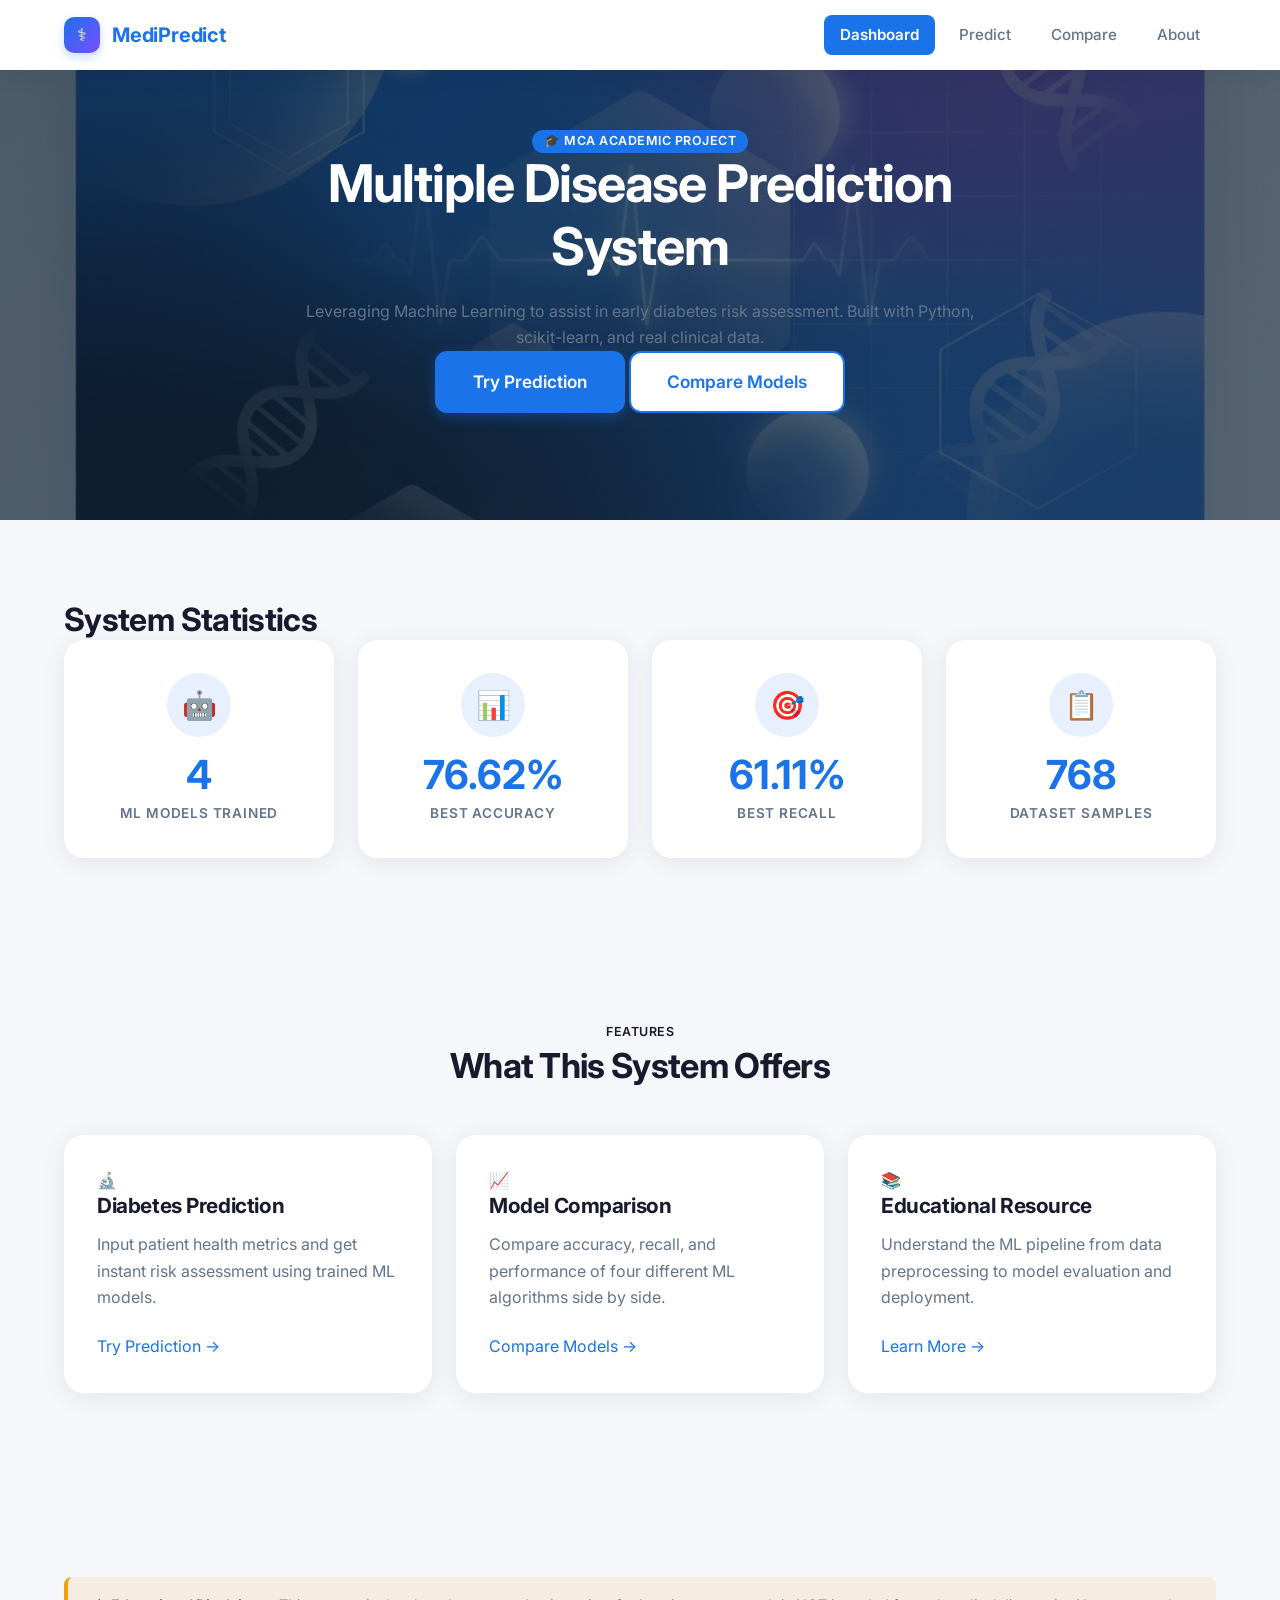
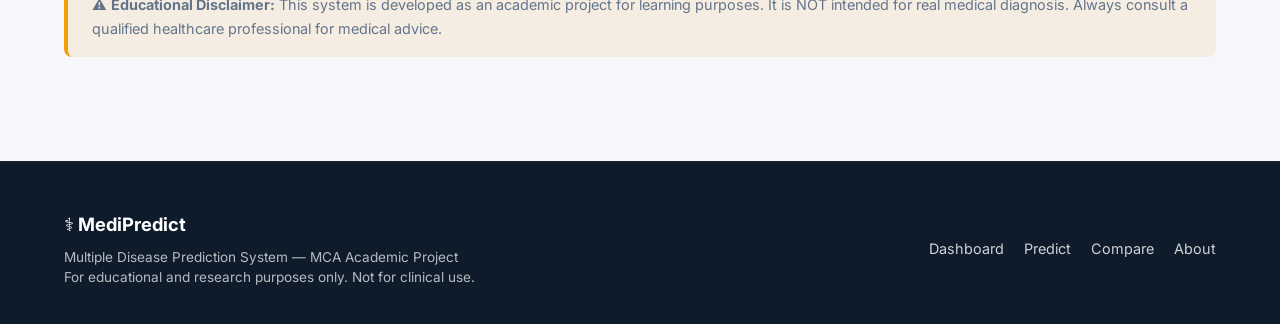
<file: index.html>
<!DOCTYPE html>
<html lang="en">
<head>
  <meta charset="UTF-8">
  <meta name="viewport" content="width=device-width, initial-scale=1.0">
  <meta name="description" content="AI-powered Multiple Disease Prediction System using Machine Learning. An MCA academic project for diabetes prediction using KNN, Random Forest, and more.">
  <title>MediPredict — Multiple Disease Prediction System</title>
  
  <!-- Favicon -->
  <link rel="icon" href="data:image/svg+xml,<svg xmlns='http://www.w3.org/2000/svg' viewBox='0 0 100 100'><text y='.9em' font-size='90'>🏥</text></svg>">
  
  <!-- Google Fonts: Inter -->
  <link rel="preconnect" href="https://fonts.googleapis.com">
  <link rel="preconnect" href="https://fonts.gstatic.com" crossorigin>
  <link href="https://fonts.googleapis.com/css2?family=Inter:wght@300;400;500;600;700&display=swap" rel="stylesheet">
  
  <!-- Stylesheets -->
  <link rel="stylesheet" href="css/style.css">
  
  <!-- Deferred Scripts -->
  <script src="js/main.js" defer></script>
</head>
<body>
  <!-- Navigation Bar -->
  <nav class="navbar" id="navbar">
    <div class="container flex-between">
      <a href="index.html" class="logo">
        <span class="logo-icon">⚕️</span>
        <span>MediPredict</span>
      </a>
      <ul class="nav-links" id="navLinks">
        <li><a href="index.html" class="active" aria-current="page">Dashboard</a></li>
        <li><a href="predict.html">Predict</a></li>
        <li><a href="compare.html">Compare</a></li>
        <li><a href="about.html">About</a></li>
      </ul>
      <button class="hamburger" id="hamburger" aria-label="Toggle menu">
        <span></span><span></span><span></span>
      </button>
    </div>
  </nav>

  <!-- Main Content -->
  <main id="main-content">
    <!-- Hero Section -->
    <header class="hero">
      <div class="container hero-content text-center">
        <span class="badge badge-primary">🎓 MCA Academic Project</span>
        <h1>Multiple Disease Prediction System</h1>
        <p class="hero-subtitle">
          Leveraging Machine Learning to assist in early diabetes risk assessment. Built with Python, scikit-learn, and real clinical data.
        </p>
        <div class="hero-actions">
          <a href="predict.html" class="btn btn-primary btn-lg">Try Prediction</a>
          <a href="compare.html" class="btn btn-secondary btn-lg">Compare Models</a>
        </div>
      </div>
    </header>

    <!-- Stats Section -->
    <section class="section stats-section" aria-labelledby="stats-heading">
      <div class="container">
        <h2 id="stats-heading" class="sr-only">System Statistics</h2>
        <div class="grid-4">
          <div class="card stat-card" data-animate>
            <div class="stat-icon" aria-hidden="true">🤖</div>
            <div class="stat-value">4</div>
            <div class="stat-label">ML Models Trained</div>
          </div>
          <div class="card stat-card" data-animate>
            <div class="stat-icon" aria-hidden="true">📊</div>
            <div class="stat-value">76.62%</div>
            <div class="stat-label">Best Accuracy</div>
          </div>
          <div class="card stat-card" data-animate>
            <div class="stat-icon" aria-hidden="true">🎯</div>
            <div class="stat-value">61.11%</div>
            <div class="stat-label">Best Recall</div>
          </div>
          <div class="card stat-card" data-animate>
            <div class="stat-icon" aria-hidden="true">📋</div>
            <div class="stat-value">768</div>
            <div class="stat-label">Dataset Samples</div>
          </div>
        </div>
      </div>
    </section>

    <!-- Features Section -->
    <section class="section features-section" id="features" aria-labelledby="features-heading">
      <div class="container">
        <div class="section-header text-center">
          <span class="badge">Features</span>
          <h2 id="features-heading">What This System Offers</h2>
        </div>
        <div class="grid-3">
          <div class="card feature-card" data-animate>
            <div class="feature-icon" aria-hidden="true">🔬</div>
            <h3>Diabetes Prediction</h3>
            <p>Input patient health metrics and get instant risk assessment using trained ML models.</p>
            <a href="predict.html" class="feature-link">Try Prediction &rarr;</a>
          </div>
          <div class="card feature-card" data-animate>
            <div class="feature-icon" aria-hidden="true">📈</div>
            <h3>Model Comparison</h3>
            <p>Compare accuracy, recall, and performance of four different ML algorithms side by side.</p>
            <a href="compare.html" class="feature-link">Compare Models &rarr;</a>
          </div>
          <div class="card feature-card" data-animate>
            <div class="feature-icon" aria-hidden="true">📚</div>
            <h3>Educational Resource</h3>
            <p>Understand the ML pipeline from data preprocessing to model evaluation and deployment.</p>
            <a href="about.html" class="feature-link">Learn More &rarr;</a>
          </div>
        </div>
      </div>
    </section>

    <!-- Disclaimer Section -->
    <section class="section disclaimer-section" aria-label="Medical Disclaimer">
      <div class="container">
        <div class="disclaimer">
          <p>⚠️ <strong>Educational Disclaimer:</strong> This system is developed as an academic project for learning purposes. It is NOT intended for real medical diagnosis. Always consult a qualified healthcare professional for medical advice.</p>
        </div>
      </div>
    </section>
  </main>

  <!-- Shared Footer -->
  <footer class="footer">
    <div class="container flex-between">
      <div>
        <div class="footer-brand">⚕️ MediPredict</div>
        <p class="footer-text">Multiple Disease Prediction System — MCA Academic Project</p>
        <p class="footer-text">For educational and research purposes only. Not for clinical use.</p>
      </div>
      <div class="footer-links">
        <a href="index.html">Dashboard</a>
        <a href="predict.html">Predict</a>
        <a href="compare.html">Compare</a>
        <a href="about.html">About</a>
      </div>
    </div>
  </footer>
</body>
</html>
</file>
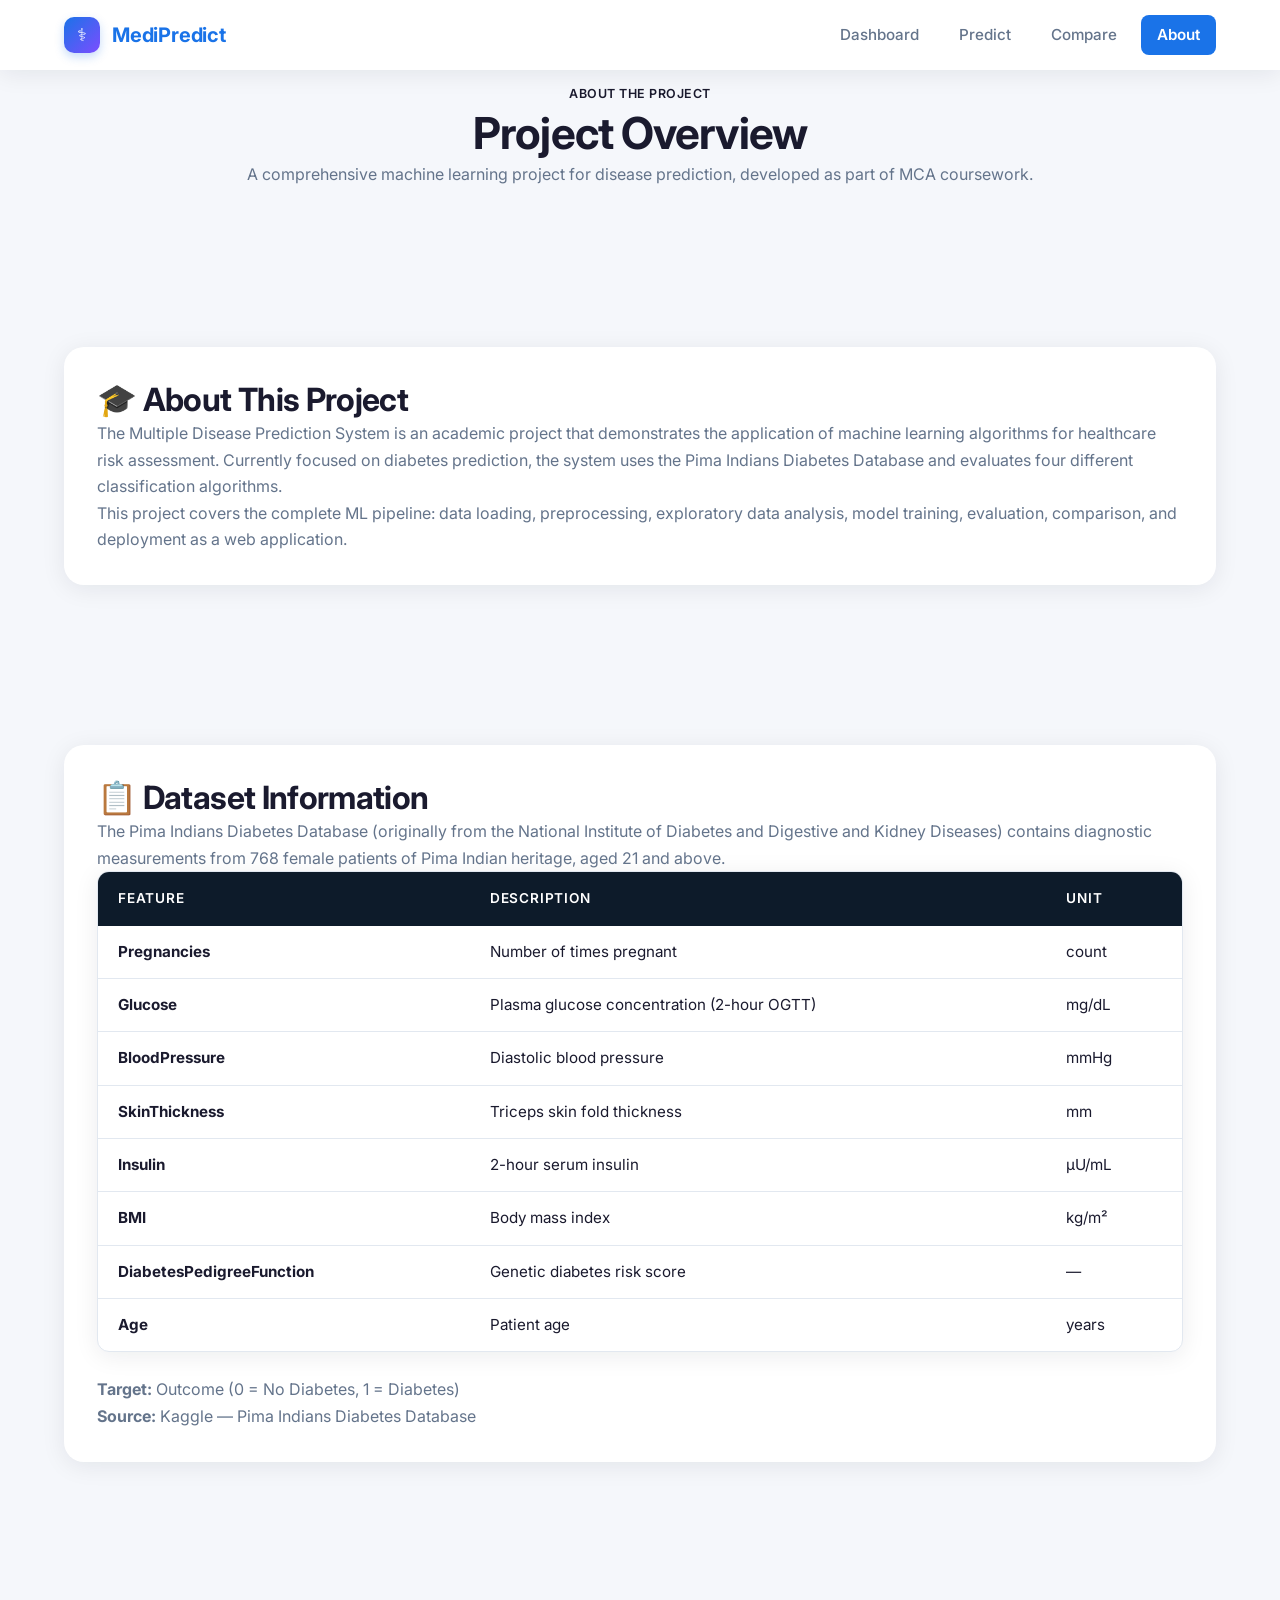
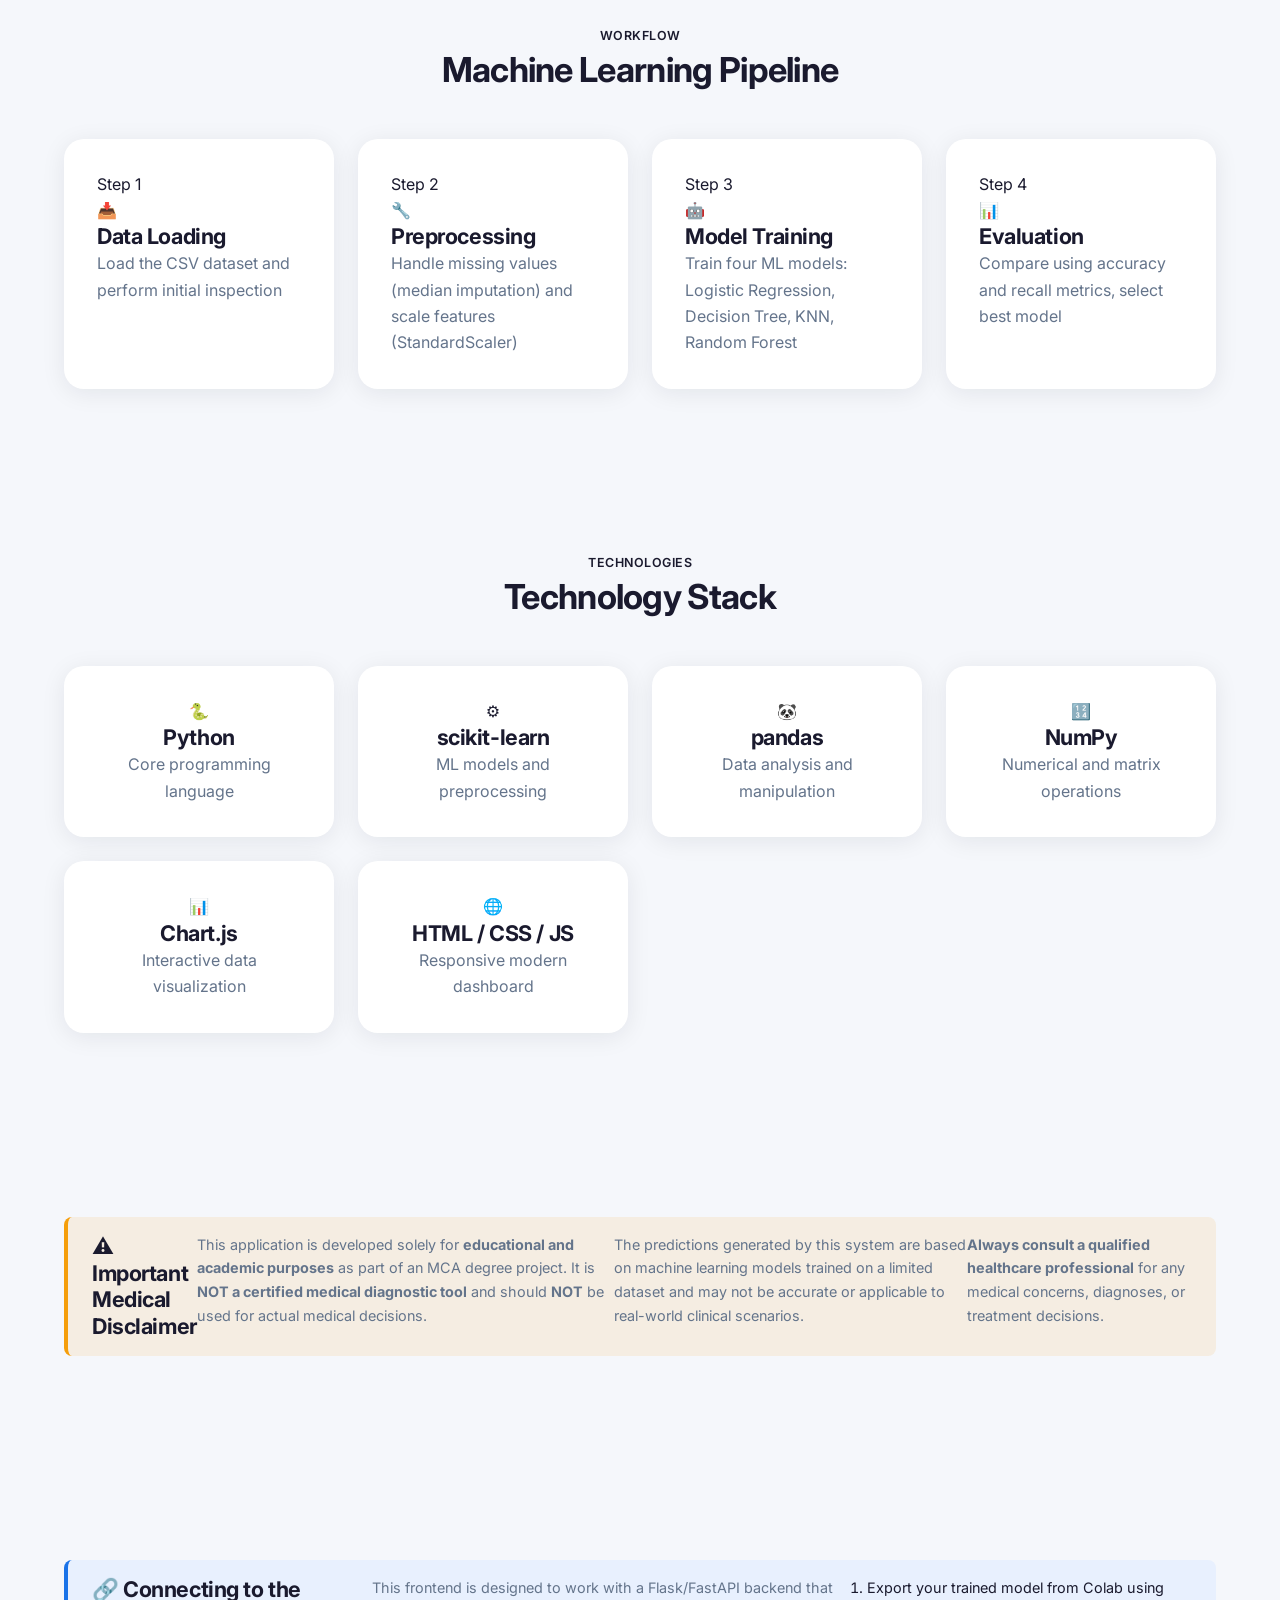
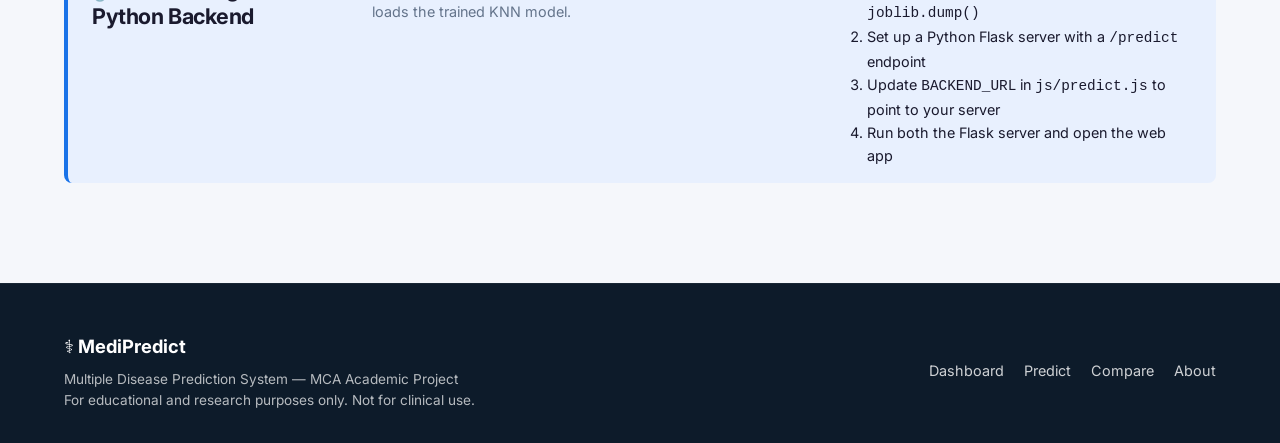
<file: about.html>
<!DOCTYPE html>
<html lang="en">
<head>
  <meta charset="UTF-8">
  <meta name="viewport" content="width=device-width, initial-scale=1.0">
  <meta name="description" content="Learn about the Multiple Disease Prediction System, our dataset, ML pipeline, and technology stack.">
  <title>About — MediPredict</title>
  
  <!-- Favicon -->
  <link rel="icon" href="data:image/svg+xml,<svg xmlns='http://www.w3.org/2000/svg' viewBox='0 0 100 100'><text y='.9em' font-size='90'>🏥</text></svg>">
  
  <!-- Google Fonts: Inter -->
  <link rel="preconnect" href="https://fonts.googleapis.com">
  <link rel="preconnect" href="https://fonts.gstatic.com" crossorigin>
  <link href="https://fonts.googleapis.com/css2?family=Inter:wght@300;400;500;600;700&display=swap" rel="stylesheet">
  
  <!-- Stylesheets -->
  <link rel="stylesheet" href="css/style.css">
  
  <!-- Deferred Scripts -->
  <script src="js/main.js" defer></script>
</head>
<body>
  <!-- Navigation Bar -->
  <nav class="navbar" id="navbar">
    <div class="container flex-between">
      <a href="index.html" class="logo">
        <span class="logo-icon">⚕️</span>
        <span>MediPredict</span>
      </a>
      <ul class="nav-links" id="navLinks">
        <li><a href="index.html">Dashboard</a></li>
        <li><a href="predict.html">Predict</a></li>
        <li><a href="compare.html">Compare</a></li>
        <li><a href="about.html" class="active" aria-current="page">About</a></li>
      </ul>
      <button class="hamburger" id="hamburger" aria-label="Toggle menu">
        <span></span><span></span><span></span>
      </button>
    </div>
  </nav>

  <!-- Main Content -->
  <main id="main-content">
    <!-- Page Header -->
    <header class="section page-header">
      <div class="container text-center">
        <span class="badge">About the Project</span>
        <h1>Project Overview</h1>
        <p>A comprehensive machine learning project for disease prediction, developed as part of MCA coursework.</p>
      </div>
    </header>

    <!-- Project Description Section -->
    <section class="section about-project-section" aria-label="About This Project">
      <div class="container">
        <div class="card" data-animate>
          <h2>🎓 About This Project</h2>
          <p>
            The Multiple Disease Prediction System is an academic project that demonstrates the application of machine learning algorithms for healthcare risk assessment. Currently focused on diabetes prediction, the system uses the Pima Indians Diabetes Database and evaluates four different classification algorithms.
          </p>
          <p>
            This project covers the complete ML pipeline: data loading, preprocessing, exploratory data analysis, model training, evaluation, comparison, and deployment as a web application.
          </p>
        </div>
      </div>
    </section>

    <!-- Dataset Information Section -->
    <section class="section dataset-section" aria-label="Dataset Information">
      <div class="container">
        <div class="card" data-animate>
          <h2>📋 Dataset Information</h2>
          <p>
            The Pima Indians Diabetes Database (originally from the National Institute of Diabetes and Digestive and Kidney Diseases) contains diagnostic measurements from 768 female patients of Pima Indian heritage, aged 21 and above.
          </p>
          
          <div class="table-container">
            <table class="data-table">
              <thead>
                <tr>
                  <th>Feature</th>
                  <th>Description</th>
                  <th>Unit</th>
                </tr>
              </thead>
              <tbody>
                <tr>
                  <td><strong>Pregnancies</strong></td>
                  <td>Number of times pregnant</td>
                  <td>count</td>
                </tr>
                <tr>
                  <td><strong>Glucose</strong></td>
                  <td>Plasma glucose concentration (2-hour OGTT)</td>
                  <td>mg/dL</td>
                </tr>
                <tr>
                  <td><strong>BloodPressure</strong></td>
                  <td>Diastolic blood pressure</td>
                  <td>mmHg</td>
                </tr>
                <tr>
                  <td><strong>SkinThickness</strong></td>
                  <td>Triceps skin fold thickness</td>
                  <td>mm</td>
                </tr>
                <tr>
                  <td><strong>Insulin</strong></td>
                  <td>2-hour serum insulin</td>
                  <td>µU/mL</td>
                </tr>
                <tr>
                  <td><strong>BMI</strong></td>
                  <td>Body mass index</td>
                  <td>kg/m²</td>
                </tr>
                <tr>
                  <td><strong>DiabetesPedigreeFunction</strong></td>
                  <td>Genetic diabetes risk score</td>
                  <td>—</td>
                </tr>
                <tr>
                  <td><strong>Age</strong></td>
                  <td>Patient age</td>
                  <td>years</td>
                </tr>
              </tbody>
            </table>
          </div>

          <p style="margin-top: 16px;"><strong>Target:</strong> Outcome (0 = No Diabetes, 1 = Diabetes)</p>
          <p><strong>Source:</strong> Kaggle — Pima Indians Diabetes Database</p>
        </div>
      </div>
    </section>

    <!-- ML Pipeline Section -->
    <section class="section pipeline-section" aria-labelledby="pipeline-heading">
      <div class="container">
        <div class="section-header text-center">
          <span class="badge">Workflow</span>
          <h2 id="pipeline-heading">Machine Learning Pipeline</h2>
        </div>
        <div class="grid-4">
          <div class="card pipeline-card" data-animate>
            <div class="pipeline-step-badge">Step 1</div>
            <div class="feature-icon" aria-hidden="true">📥</div>
            <h3>Data Loading</h3>
            <p>Load the CSV dataset and perform initial inspection</p>
          </div>
          <div class="card pipeline-card" data-animate>
            <div class="pipeline-step-badge">Step 2</div>
            <div class="feature-icon" aria-hidden="true">🔧</div>
            <h3>Preprocessing</h3>
            <p>Handle missing values (median imputation) and scale features (StandardScaler)</p>
          </div>
          <div class="card pipeline-card" data-animate>
            <div class="pipeline-step-badge">Step 3</div>
            <div class="feature-icon" aria-hidden="true">🤖</div>
            <h3>Model Training</h3>
            <p>Train four ML models: Logistic Regression, Decision Tree, KNN, Random Forest</p>
          </div>
          <div class="card pipeline-card" data-animate>
            <div class="pipeline-step-badge">Step 4</div>
            <div class="feature-icon" aria-hidden="true">📊</div>
            <h3>Evaluation</h3>
            <p>Compare using accuracy and recall metrics, select best model</p>
          </div>
        </div>
      </div>
    </section>

    <!-- Technology Stack Section -->
    <section class="section tech-stack-section" aria-labelledby="tech-heading">
      <div class="container">
        <div class="section-header text-center">
          <span class="badge">Technologies</span>
          <h2 id="tech-heading">Technology Stack</h2>
        </div>
        <div class="grid-4 tech-grid">
          <div class="card tech-card text-center" data-animate>
            <div class="tech-icon">🐍</div>
            <h3>Python</h3>
            <p>Core programming language</p>
          </div>
          <div class="card tech-card text-center" data-animate>
            <div class="tech-icon">⚙️</div>
            <h3>scikit-learn</h3>
            <p>ML models and preprocessing</p>
          </div>
          <div class="card tech-card text-center" data-animate>
            <div class="tech-icon">🐼</div>
            <h3>pandas</h3>
            <p>Data analysis and manipulation</p>
          </div>
          <div class="card tech-card text-center" data-animate>
            <div class="tech-icon">🔢</div>
            <h3>NumPy</h3>
            <p>Numerical and matrix operations</p>
          </div>
          <div class="card tech-card text-center" data-animate>
            <div class="tech-icon">📊</div>
            <h3>Chart.js</h3>
            <p>Interactive data visualization</p>
          </div>
          <div class="card tech-card text-center" data-animate>
            <div class="tech-icon">🌐</div>
            <h3>HTML / CSS / JS</h3>
            <p>Responsive modern dashboard</p>
          </div>
        </div>
      </div>
    </section>

    <!-- Medical Disclaimer Section -->
    <section class="section disclaimer-section" aria-label="Medical Disclaimer">
      <div class="container">
        <div class="disclaimer">
          <h3>⚠️ Important Medical Disclaimer</h3>
          <p>
            This application is developed solely for <strong>educational and academic purposes</strong> as part of an MCA degree project. It is <strong>NOT a certified medical diagnostic tool</strong> and should <strong>NOT</strong> be used for actual medical decisions.
          </p>
          <p>
            The predictions generated by this system are based on machine learning models trained on a limited dataset and may not be accurate or applicable to real-world clinical scenarios.
          </p>
          <p>
            <strong>Always consult a qualified healthcare professional</strong> for any medical concerns, diagnoses, or treatment decisions.
          </p>
        </div>
      </div>
    </section>

    <!-- Connecting to Backend Section -->
    <section class="section backend-guide-section" aria-label="Backend Connection Instructions">
      <div class="container">
        <div class="info-box" data-animate>
          <h3>🔗 Connecting to the Python Backend</h3>
          <p>
            This frontend is designed to work with a Flask/FastAPI backend that loads the trained KNN model.
          </p>
          <ol class="steps-list">
            <li>Export your trained model from Colab using <code>joblib.dump()</code></li>
            <li>Set up a Python Flask server with a <code>/predict</code> endpoint</li>
            <li>Update <code>BACKEND_URL</code> in <code>js/predict.js</code> to point to your server</li>
            <li>Run both the Flask server and open the web app</li>
          </ol>
        </div>
      </div>
    </section>
  </main>

  <!-- Shared Footer -->
  <footer class="footer">
    <div class="container flex-between">
      <div>
        <div class="footer-brand">⚕️ MediPredict</div>
        <p class="footer-text">Multiple Disease Prediction System — MCA Academic Project</p>
        <p class="footer-text">For educational and research purposes only. Not for clinical use.</p>
      </div>
      <div class="footer-links">
        <a href="index.html">Dashboard</a>
        <a href="predict.html">Predict</a>
        <a href="compare.html">Compare</a>
        <a href="about.html">About</a>
      </div>
    </div>
  </footer>
</body>
</html>
</file>
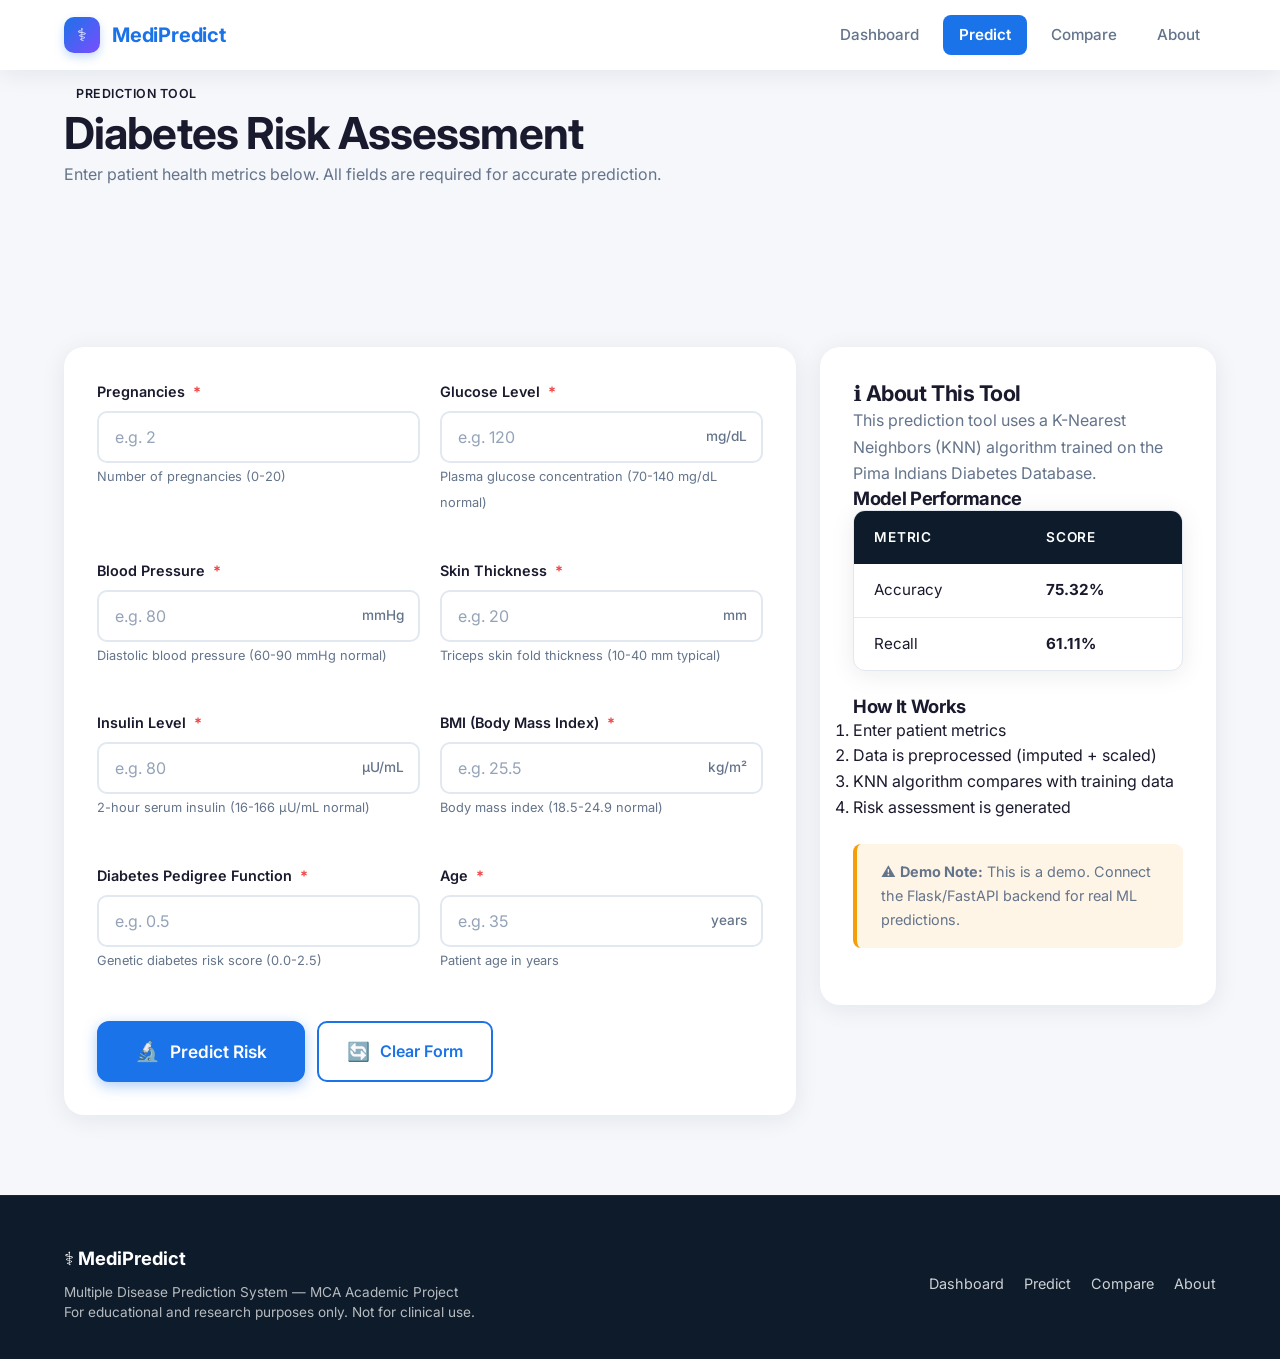
<file: predict.html>
<!DOCTYPE html>
<html lang="en">
<head>
  <meta charset="UTF-8">
  <meta name="viewport" content="width=device-width, initial-scale=1.0">
  <meta name="description" content="Assess diabetes risk using patient health metrics and our trained machine learning classification model.">
  <title>Diabetes Prediction — MediPredict</title>
  
  <!-- Favicon -->
  <link rel="icon" href="data:image/svg+xml,<svg xmlns='http://www.w3.org/2000/svg' viewBox='0 0 100 100'><text y='.9em' font-size='90'>🏥</text></svg>">
  
  <!-- Google Fonts: Inter -->
  <link rel="preconnect" href="https://fonts.googleapis.com">
  <link rel="preconnect" href="https://fonts.gstatic.com" crossorigin>
  <link href="https://fonts.googleapis.com/css2?family=Inter:wght@300;400;500;600;700&display=swap" rel="stylesheet">
  
  <!-- Stylesheets -->
  <link rel="stylesheet" href="css/style.css">
  
  <!-- Deferred Scripts -->
  <script src="js/main.js" defer></script>
  <script src="js/predict.js" defer></script>
</head>
<body>
  <!-- Navigation Bar -->
  <nav class="navbar" id="navbar">
    <div class="container flex-between">
      <a href="index.html" class="logo">
        <span class="logo-icon">⚕️</span>
        <span>MediPredict</span>
      </a>
      <ul class="nav-links" id="navLinks">
        <li><a href="index.html">Dashboard</a></li>
        <li><a href="predict.html" class="active" aria-current="page">Predict</a></li>
        <li><a href="compare.html">Compare</a></li>
        <li><a href="about.html">About</a></li>
      </ul>
      <button class="hamburger" id="hamburger" aria-label="Toggle menu">
        <span></span><span></span><span></span>
      </button>
    </div>
  </nav>

  <!-- Main Content -->
  <main id="main-content">
    <!-- Page Header -->
    <header class="section page-header">
      <div class="container">
        <span class="badge">Prediction Tool</span>
        <h1>Diabetes Risk Assessment</h1>
        <p>Enter patient health metrics below. All fields are required for accurate prediction.</p>
      </div>
    </header>

    <!-- Main Content Area: Form & Info Sidebar -->
    <section class="section predict-section">
      <div class="container">
        <div class="grid-2 predict-grid" style="grid-template-columns: 1.85fr 1fr; align-items: start;">
          <!-- Left Column: Prediction Form -->
          <div class="card form-card">
            <form id="prediction-form" novalidate>
              <div class="form-grid">
                <!-- Field 1: Pregnancies -->
                <div class="form-group">
                  <label class="form-label" for="pregnancies">Pregnancies <span class="required">*</span></label>
                  <div class="input-group">
                    <input type="number" class="form-input" id="pregnancies" name="pregnancies" placeholder="e.g. 2" step="1" min="0" max="20" required>
                  </div>
                  <span class="form-hint">Number of pregnancies (0-20)</span>
                  <span class="form-error" id="pregnancies-error"></span>
                </div>

                <!-- Field 2: Glucose Level -->
                <div class="form-group">
                  <label class="form-label" for="glucose">Glucose Level <span class="required">*</span></label>
                  <div class="input-group">
                    <input type="number" class="form-input" id="glucose" name="glucose" placeholder="e.g. 120" step="0.1" min="0" max="300" required>
                    <span class="input-unit">mg/dL</span>
                  </div>
                  <span class="form-hint">Plasma glucose concentration (70-140 mg/dL normal)</span>
                  <span class="form-error" id="glucose-error"></span>
                </div>

                <!-- Field 3: Blood Pressure -->
                <div class="form-group">
                  <label class="form-label" for="bloodPressure">Blood Pressure <span class="required">*</span></label>
                  <div class="input-group">
                    <input type="number" class="form-input" id="bloodPressure" name="bloodPressure" placeholder="e.g. 80" step="0.1" min="0" max="200" required>
                    <span class="input-unit">mmHg</span>
                  </div>
                  <span class="form-hint">Diastolic blood pressure (60-90 mmHg normal)</span>
                  <span class="form-error" id="bloodPressure-error"></span>
                </div>

                <!-- Field 4: Skin Thickness -->
                <div class="form-group">
                  <label class="form-label" for="skinThickness">Skin Thickness <span class="required">*</span></label>
                  <div class="input-group">
                    <input type="number" class="form-input" id="skinThickness" name="skinThickness" placeholder="e.g. 20" step="0.1" min="0" max="100" required>
                    <span class="input-unit">mm</span>
                  </div>
                  <span class="form-hint">Triceps skin fold thickness (10-40 mm typical)</span>
                  <span class="form-error" id="skinThickness-error"></span>
                </div>

                <!-- Field 5: Insulin Level -->
                <div class="form-group">
                  <label class="form-label" for="insulin">Insulin Level <span class="required">*</span></label>
                  <div class="input-group">
                    <input type="number" class="form-input" id="insulin" name="insulin" placeholder="e.g. 80" step="0.1" min="0" max="900" required>
                    <span class="input-unit">µU/mL</span>
                  </div>
                  <span class="form-hint">2-hour serum insulin (16-166 µU/mL normal)</span>
                  <span class="form-error" id="insulin-error"></span>
                </div>

                <!-- Field 6: BMI -->
                <div class="form-group">
                  <label class="form-label" for="bmi">BMI (Body Mass Index) <span class="required">*</span></label>
                  <div class="input-group">
                    <input type="number" class="form-input" id="bmi" name="bmi" placeholder="e.g. 25.5" step="0.1" min="0" max="70" required>
                    <span class="input-unit">kg/m²</span>
                  </div>
                  <span class="form-hint">Body mass index (18.5-24.9 normal)</span>
                  <span class="form-error" id="bmi-error"></span>
                </div>

                <!-- Field 7: Diabetes Pedigree Function -->
                <div class="form-group">
                  <label class="form-label" for="dpf">Diabetes Pedigree Function <span class="required">*</span></label>
                  <div class="input-group">
                    <input type="number" class="form-input" id="dpf" name="dpf" placeholder="e.g. 0.5" step="0.001" min="0" max="2.5" required>
                  </div>
                  <span class="form-hint">Genetic diabetes risk score (0.0-2.5)</span>
                  <span class="form-error" id="dpf-error"></span>
                </div>

                <!-- Field 8: Age -->
                <div class="form-group">
                  <label class="form-label" for="age">Age <span class="required">*</span></label>
                  <div class="input-group">
                    <input type="number" class="form-input" id="age" name="age" placeholder="e.g. 35" step="1" min="1" max="120" required>
                    <span class="input-unit">years</span>
                  </div>
                  <span class="form-hint">Patient age in years</span>
                  <span class="form-error" id="age-error"></span>
                </div>
              </div>

              <!-- Form Actions -->
              <div class="form-actions" style="display:flex;gap:12px;margin-top:24px;">
                <button type="submit" class="btn btn-primary btn-lg" id="predict-btn">
                  <span class="btn-icon">🔬</span> Predict Risk
                </button>
                <button type="button" class="btn btn-secondary" id="clear-btn">
                  <span class="btn-icon">🔄</span> Clear Form
                </button>
              </div>
            </form>
          </div>

          <!-- Right Column: Sidebar -->
          <aside class="card sidebar-card" aria-label="Tool Information">
            <h3>ℹ️ About This Tool</h3>
            <p>This prediction tool uses a K-Nearest Neighbors (KNN) algorithm trained on the Pima Indians Diabetes Database.</p>
            
            <h4>Model Performance</h4>
            <div class="table-container">
              <table class="data-table">
                <thead>
                  <tr>
                    <th>Metric</th>
                    <th>Score</th>
                  </tr>
                </thead>
                <tbody>
                  <tr>
                    <td>Accuracy</td>
                    <td><strong>75.32%</strong></td>
                  </tr>
                  <tr>
                    <td>Recall</td>
                    <td><strong>61.11%</strong></td>
                  </tr>
                </tbody>
              </table>
            </div>

            <h4>How It Works</h4>
            <ol class="steps-list">
              <li>Enter patient metrics</li>
              <li>Data is preprocessed (imputed + scaled)</li>
              <li>KNN algorithm compares with training data</li>
              <li>Risk assessment is generated</li>
            </ol>

            <div class="disclaimer">
              <p>⚠️ <strong>Demo Note:</strong> This is a demo. Connect the Flask/FastAPI backend for real ML predictions.</p>
            </div>
          </aside>
        </div>

        <!-- Result Section (initially hidden) -->
        <div class="result-section" id="result-section">
          <div class="result-icon" id="result-icon"></div>
          <h2 class="result-title" id="result-title"></h2>
          <p class="result-text" id="result-text"></p>
          <p class="result-disclaimer">
            <em>⚠️ This demo uses a simplified heuristic for illustration only. For actual ML predictions, connect the Python backend with the trained KNN pipeline.</em>
          </p>
        </div>
      </div>
    </section>
  </main>

  <!-- Shared Footer -->
  <footer class="footer">
    <div class="container flex-between">
      <div>
        <div class="footer-brand">⚕️ MediPredict</div>
        <p class="footer-text">Multiple Disease Prediction System — MCA Academic Project</p>
        <p class="footer-text">For educational and research purposes only. Not for clinical use.</p>
      </div>
      <div class="footer-links">
        <a href="index.html">Dashboard</a>
        <a href="predict.html">Predict</a>
        <a href="compare.html">Compare</a>
        <a href="about.html">About</a>
      </div>
    </div>
  </footer>
</body>
</html>
</file>
<file: css/style.css>
/* ==========================================================================
   MULTIPLE DISEASE PREDICTION SYSTEM - CORE DESIGN SYSTEM
   Author: MCA Final Year Project
   Architecture: Modular, Utility-First CSS Design System
   Compatibility: Modern Browsers (Chrome, Edge, Firefox, Safari)
   ========================================================================== */

/* --------------------------------------------------------------------------
   1. GOOGLE FONTS & DESIGN TOKENS (CSS CUSTOM PROPERTIES)
   -------------------------------------------------------------------------- */
@import url('https://fonts.googleapis.com/css2?family=Inter:wght@300;400;500;600;700&display=swap');

:root {
  /* Brand Colors */
  --primary: #1a73e8;           /* Royal Blue - Main Brand Color */
  --primary-dark: #1557b0;      /* Dark Blue - Hover States & Active Elements */
  --primary-light: #e8f0fe;     /* Soft Blue - Active Backgrounds & Badges */
  --accent: #7c4dff;            /* Vibrant Purple - Secondary Accent */
  --accent-light: #ede7f6;      /* Soft Purple - Table Highlights & Pill Badges */

  /* Neutral Dark Colors */
  --dark: #0d1b2a;              /* Rich Navy - Navbar, Footer & Dark Headings */
  --dark-secondary: #1b2838;    /* Deep Slate Navy - Hero Gradients */

  /* Typography Colors */
  --text-primary: #1a1a2e;      /* Charcoal Navy - Main Body Text & Headings */
  --text-secondary: #64748b;    /* Slate Gray - Subtitles, Labels & Hints */
  --white: #ffffff;             /* Pure White */

  /* Background Colors */
  --bg-light: #f5f7fb;          /* Soft Gray-Blue - Page Background */

  /* Status & Semantic Colors */
  --success: #10b981;           /* Emerald Green - Safe / Negative Test Result */
  --warning: #f59e0b;           /* Amber Orange - High Risk / Positive Warning */
  --danger: #ef4444;            /* Crimson Red - Validation Errors & Critical Alerts */

  /* Layout, Borders & Shadows */
  --border: #e2e8f0;            /* Soft Border Gray */
  --shadow: 0 4px 24px rgba(13, 27, 42, 0.08);       /* Default Elevation */
  --shadow-lg: 0 8px 40px rgba(13, 27, 42, 0.12);    /* Hover Elevation */
  --radius: 12px;               /* Standard Corner Radius */
  --radius-lg: 20px;            /* Card & Modal Corner Radius */

  /* Transitions & Timing Functions */
  --transition: all 0.3s cubic-bezier(0.4, 0, 0.2, 1);

  /* Modern Glassmorphism Tokens */
  --glass-bg: rgba(255, 255, 255, 0.85);
  --glass-border: rgba(255, 255, 255, 0.3);
  --glass-shadow: 0 8px 32px 0 rgba(13, 27, 42, 0.08);
  --backdrop-blur: blur(12px);
}

/* --------------------------------------------------------------------------
   2. CSS RESET & GLOBAL BASE STYLES
   -------------------------------------------------------------------------- */
*,
*::before,
*::after {
  box-sizing: border-box;
  margin: 0;
  padding: 0;
}

html {
  font-size: 16px;
  scroll-behavior: smooth;
  -webkit-text-size-adjust: 100%;
}

body {
  font-family: 'Inter', system-ui, -apple-system, BlinkMacSystemFont, 'Segoe UI', Roboto, Oxygen, Ubuntu, Cantarell, sans-serif;
  background-color: var(--bg-light);
  color: var(--text-primary);
  line-height: 1.6;
  min-height: 100vh;
  display: flex;
  flex-direction: column;
  overflow-x: hidden;
  -webkit-font-smoothing: antialiased;
  -moz-osx-font-smoothing: grayscale;
}

main {
  flex: 1 0 auto;
}

/* Typography Defaults */
h1, h2, h3, h4, h5, h6 {
  color: var(--text-primary);
  font-weight: 700;
  line-height: 1.25;
  letter-spacing: -0.02em;
}

h1 { font-size: 2.75rem; }
h2 { font-size: 2rem; }
h3 { font-size: 1.35rem; }
h4 { font-size: 1.15rem; }

p {
  color: var(--text-secondary);
  line-height: 1.65;
}

a {
  color: var(--primary);
  text-decoration: none;
  transition: var(--transition);
}

a:hover {
  color: var(--primary-dark);
}

img, svg {
  display: block;
  max-width: 100%;
  height: auto;
}

button, input, select, textarea {
  font-family: inherit;
  font-size: 1rem;
}

/* Common Layout Container */
.container {
  width: 100%;
  max-width: 1200px;
  margin-left: auto;
  margin-right: auto;
  padding-left: 24px;
  padding-right: 24px;
}

/* --------------------------------------------------------------------------
   3. NAVIGATION BAR
   -------------------------------------------------------------------------- */
.navbar {
  position: fixed;
  top: 0;
  left: 0;
  right: 0;
  width: 100%;
  height: 70px;
  background-color: var(--white);
  box-shadow: var(--shadow);
  z-index: 1000;
  display: flex;
  align-items: center;
  transition: var(--transition);
}

/* Glassmorphism variant when scrolled */
.navbar.glass {
  background: var(--glass-bg);
  backdrop-filter: var(--backdrop-blur);
  -webkit-backdrop-filter: var(--backdrop-blur);
  border-bottom: 1px solid var(--glass-border);
}

.navbar .container {
  display: flex;
  justify-content: space-between;
  align-items: center;
}

/* Brand Logo */
.navbar .logo {
  display: inline-flex;
  align-items: center;
  gap: 12px;
  font-weight: 700;
  font-size: 1.25rem;
  color: var(--primary);
  text-decoration: none;
  letter-spacing: -0.01em;
}

.navbar .logo-icon {
  width: 36px;
  height: 36px;
  background: linear-gradient(135deg, var(--primary) 0%, var(--accent) 100%);
  color: var(--white);
  border-radius: 10px;
  display: inline-flex;
  align-items: center;
  justify-content: center;
  font-size: 1.1rem;
  font-weight: 700;
  box-shadow: 0 4px 10px rgba(26, 115, 232, 0.25);
  flex-shrink: 0;
}

/* Navigation Links */
.nav-links {
  display: flex;
  align-items: center;
  gap: 8px;
  list-style: none;
}

.nav-links li {
  margin: 0;
}

.nav-links a {
  display: inline-block;
  padding: 8px 16px;
  border-radius: 8px;
  color: var(--text-secondary);
  font-weight: 500;
  font-size: 0.95rem;
  text-decoration: none;
  transition: var(--transition);
}

.nav-links a:hover {
  background-color: var(--primary-light);
  color: var(--primary);
}

.nav-links a.active {
  background-color: var(--primary);
  color: var(--white);
  font-weight: 600;
}

/* Mobile Hamburger Toggle */
.hamburger {
  display: none;
  background: none;
  border: none;
  cursor: pointer;
  flex-direction: column;
  justify-content: space-between;
  width: 28px;
  height: 20px;
  padding: 0;
  z-index: 1001;
}

.hamburger span {
  display: block;
  height: 3px;
  width: 100%;
  background-color: var(--dark);
  border-radius: 3px;
  transition: var(--transition);
}

.hamburger.active span:nth-child(1) {
  transform: translateY(8.5px) rotate(45deg);
}

.hamburger.active span:nth-child(2) {
  opacity: 0;
}

.hamburger.active span:nth-child(3) {
  transform: translateY(-8.5px) rotate(-45deg);
}

/* --------------------------------------------------------------------------
   4. HERO SECTION
   -------------------------------------------------------------------------- */
.hero {
  position: relative;
  background: linear-gradient(135deg, var(--dark) 0%, var(--dark-secondary) 100%);
  min-height: 520px;
  display: flex;
  align-items: center;
  justify-content: center;
  color: var(--white);
  overflow: hidden;
  padding-top: 100px;
  padding-bottom: 80px;
}

/* Hero Background Texture / Banner Overlay */
.hero::before {
  content: '';
  position: absolute;
  top: 0;
  left: 0;
  right: 0;
  bottom: 0;
  background-image: url('../assets/hero-banner.png');
  background-size: cover;
  background-position: center;
  opacity: 0.3;
  pointer-events: none;
  z-index: 0;
}

.hero-content {
  position: relative;
  z-index: 1;
  max-width: 740px;
  margin: 0 auto;
  text-align: center;
}

.hero-badge {
  display: inline-flex;
  align-items: center;
  gap: 8px;
  background-color: var(--accent);
  color: var(--white);
  padding: 6px 16px;
  border-radius: 50px;
  font-size: 0.78rem;
  font-weight: 600;
  text-transform: uppercase;
  letter-spacing: 1.2px;
  margin-bottom: 24px;
  box-shadow: 0 4px 14px rgba(124, 77, 255, 0.4);
}

.hero h1 {
  font-size: clamp(2.2rem, 5vw, 3.25rem);
  font-weight: 700;
  color: var(--white);
  line-height: 1.2;
  margin-bottom: 20px;
}

.hero .subtitle {
  font-size: 1.2rem;
  color: rgba(255, 255, 255, 0.9);
  margin-bottom: 2.25rem;
  line-height: 1.6;
  max-width: 620px;
  margin-left: auto;
  margin-right: auto;
}

.hero-buttons {
  display: flex;
  align-items: center;
  justify-content: center;
  gap: 16px;
  flex-wrap: wrap;
}

/* --------------------------------------------------------------------------
   5. BUTTONS
   -------------------------------------------------------------------------- */
.btn {
  display: inline-flex;
  align-items: center;
  justify-content: center;
  gap: 10px;
  padding: 12px 28px;
  border-radius: 10px;
  font-weight: 600;
  font-size: 1rem;
  cursor: pointer;
  transition: var(--transition);
  border: 2px solid transparent;
  text-decoration: none;
  line-height: 1.5;
  user-select: none;
  white-space: nowrap;
}

.btn:active {
  transform: translateY(0) scale(0.98);
}

.btn:disabled,
.btn.disabled {
  opacity: 0.65;
  cursor: not-allowed;
  pointer-events: none;
}

/* Primary Button */
.btn-primary {
  background-color: var(--primary);
  color: var(--white);
  border-color: var(--primary);
  box-shadow: 0 4px 14px rgba(26, 115, 232, 0.35);
}

.btn-primary:hover {
  background-color: var(--primary-dark);
  border-color: var(--primary-dark);
  color: var(--white);
  transform: translateY(-2px);
  box-shadow: var(--shadow-lg);
}

/* Secondary Button */
.btn-secondary {
  background-color: var(--white);
  color: var(--primary);
  border-color: var(--primary);
}

.btn-secondary:hover {
  background-color: var(--primary-light);
  color: var(--primary-dark);
  transform: translateY(-2px);
}

/* Accent Button */
.btn-accent {
  background-color: var(--accent);
  color: var(--white);
  border-color: var(--accent);
  box-shadow: 0 4px 14px rgba(124, 77, 255, 0.35);
}

.btn-accent:hover {
  background-color: #6a3de8;
  border-color: #6a3de8;
  color: var(--white);
  transform: translateY(-2px);
  box-shadow: var(--shadow-lg);
}

/* Outline Variants */
.btn-outline-white {
  background-color: transparent;
  color: var(--white);
  border-color: rgba(255, 255, 255, 0.6);
}

.btn-outline-white:hover {
  background-color: var(--white);
  color: var(--dark);
  border-color: var(--white);
  transform: translateY(-2px);
}

/* Sizing Modifiers */
.btn-lg {
  padding: 16px 36px;
  font-size: 1.08rem;
  border-radius: 12px;
}

.btn-sm {
  padding: 8px 18px;
  font-size: 0.88rem;
  border-radius: 8px;
}

.btn-block {
  width: 100%;
}

.btn-icon {
  display: inline-flex;
  align-items: center;
  justify-content: center;
  font-size: 1.15em;
  line-height: 1;
}

/* --------------------------------------------------------------------------
   6. CARDS & ELEVATED SURFACES
   -------------------------------------------------------------------------- */
.card {
  background-color: var(--white);
  border-radius: var(--radius-lg);
  box-shadow: var(--shadow);
  padding: 32px;
  transition: var(--transition);
  border: 1px solid transparent;
  position: relative;
}

.card:hover {
  transform: translateY(-4px);
  box-shadow: var(--shadow-lg);
  border-color: var(--primary-light);
}

/* Glassmorphism Card */
.card-glass {
  background: var(--glass-bg);
  backdrop-filter: var(--backdrop-blur);
  -webkit-backdrop-filter: var(--backdrop-blur);
  border: 1px solid var(--glass-border);
  box-shadow: var(--glass-shadow);
  border-radius: var(--radius-lg);
  padding: 32px;
}

/* Stat Card */
.stat-card {
  text-align: center;
  padding: 32px 24px;
}

.stat-card .stat-icon {
  width: 64px;
  height: 64px;
  border-radius: 50%;
  background-color: var(--primary-light);
  color: var(--primary);
  display: inline-flex;
  align-items: center;
  justify-content: center;
  font-size: 1.75rem;
  margin-bottom: 16px;
  transition: var(--transition);
}

.stat-card:hover .stat-icon {
  transform: scale(1.08);
  background-color: var(--primary);
  color: var(--white);
}

.stat-card .stat-value {
  font-size: 2.5rem;
  font-weight: 700;
  color: var(--primary);
  line-height: 1.1;
  margin-bottom: 6px;
}

.stat-card .stat-label {
  color: var(--text-secondary);
  font-size: 0.85rem;
  font-weight: 600;
  text-transform: uppercase;
  letter-spacing: 0.8px;
}

/* Feature Card */
.feature-card {
  display: flex;
  flex-direction: column;
  justify-content: space-between;
  height: 100%;
}

.feature-card .card-icon {
  width: 56px;
  height: 56px;
  border-radius: 50%;
  background: linear-gradient(135deg, var(--primary) 0%, var(--accent) 100%);
  color: var(--white);
  display: inline-flex;
  align-items: center;
  justify-content: center;
  font-size: 1.5rem;
  margin-bottom: 20px;
  box-shadow: 0 4px 12px rgba(26, 115, 232, 0.25);
  transition: var(--transition);
}

.feature-card:hover .card-icon {
  transform: rotate(5deg) scale(1.05);
}

.feature-card h3 {
  font-size: 1.3rem;
  margin-bottom: 12px;
  color: var(--text-primary);
}

.feature-card p {
  color: var(--text-secondary);
  margin-bottom: 24px;
  flex-grow: 1;
}

.feature-card .card-link {
  display: inline-flex;
  align-items: center;
  gap: 8px;
  color: var(--primary);
  font-weight: 600;
  font-size: 0.95rem;
  text-decoration: none;
}

.feature-card .card-link:hover {
  color: var(--primary-dark);
  gap: 12px;
}

/* --------------------------------------------------------------------------
   7. SECTIONS & SECTION HEADERS
   -------------------------------------------------------------------------- */
.section {
  padding: 80px 0;
  position: relative;
}

.section-alt {
  background-color: var(--white);
}

.section-header {
  text-align: center;
  margin-bottom: 48px;
}

.section-header .section-badge {
  display: inline-block;
  padding: 5px 16px;
  background-color: var(--primary-light);
  color: var(--primary);
  border-radius: 50px;
  font-size: 0.8rem;
  font-weight: 600;
  text-transform: uppercase;
  letter-spacing: 1px;
  margin-bottom: 12px;
}

.section-header h2 {
  font-size: 2.15rem;
  color: var(--text-primary);
  margin-bottom: 12px;
}

.section-header p {
  color: var(--text-secondary);
  font-size: 1.05rem;
  max-width: 620px;
  margin-left: auto;
  margin-right: auto;
}

/* --------------------------------------------------------------------------
   8. RESPONSIVE CSS GRIDS
   -------------------------------------------------------------------------- */
.grid-2 {
  display: grid;
  grid-template-columns: repeat(2, 1fr);
  gap: 24px;
}

.grid-3 {
  display: grid;
  grid-template-columns: repeat(3, 1fr);
  gap: 24px;
}

.grid-4 {
  display: grid;
  grid-template-columns: repeat(4, 1fr);
  gap: 24px;
}

/* --------------------------------------------------------------------------
   9. FORMS & INPUT CONTROLS (Predict Pages)
   -------------------------------------------------------------------------- */
.form-grid {
  display: grid;
  grid-template-columns: repeat(2, 1fr);
  gap: 20px;
}

.form-group {
  margin-bottom: 24px;
  position: relative;
}

.form-group.full-width {
  grid-column: 1 / -1;
}

.form-label {
  display: block;
  font-weight: 600;
  font-size: 0.9rem;
  margin-bottom: 8px;
  color: var(--text-primary);
}

.form-label .required {
  color: var(--danger);
  margin-left: 4px;
  font-weight: 700;
}

.form-hint {
  font-size: 0.8rem;
  color: var(--text-secondary);
  margin-top: 4px;
}

.form-input {
  width: 100%;
  padding: 14px 16px;
  border: 2px solid var(--border);
  border-radius: 10px;
  font-size: 1rem;
  font-family: inherit;
  color: var(--text-primary);
  background-color: var(--white);
  transition: var(--transition);
}

.form-input:focus {
  border-color: var(--primary);
  outline: none;
  box-shadow: 0 0 0 4px rgba(26, 115, 232, 0.12);
  background-color: var(--white);
}

.form-input::placeholder {
  color: #94a3b8;
  font-weight: 400;
}

/* Error States */
.form-input.error {
  border-color: var(--danger);
  background-color: rgba(239, 68, 68, 0.04);
}

.form-input.error:focus {
  box-shadow: 0 0 0 4px rgba(239, 68, 68, 0.12);
}

.form-error {
  color: var(--danger);
  font-size: 0.82rem;
  margin-top: 6px;
  display: none;
  font-weight: 500;
}

.form-input.error + .form-error {
  display: block;
  animation: fadeIn 0.25s ease-in-out;
}

/* Input Group with Units */
.input-group {
  position: relative;
  display: flex;
  align-items: center;
}

.input-group .form-input {
  padding-right: 56px;
}

.input-unit {
  position: absolute;
  right: 16px;
  top: 50%;
  transform: translateY(-50%);
  color: var(--text-secondary);
  font-size: 0.85rem;
  font-weight: 500;
  pointer-events: none;
  background-color: transparent;
}

/* Select Dropdown Styling */
select.form-input {
  appearance: none;
  -webkit-appearance: none;
  background-image: url("data:image/svg+xml,%3Csvg xmlns='http://www.w3.org/2000/svg' fill='none' viewBox='0 0 24 24' stroke='%2364748b'%3E%3Cpath stroke-linecap='round' stroke-linejoin='round' stroke-width='2' d='M19 9l-7 7-7-7'%3E%3C/path%3E%3C/svg%3E");
  background-repeat: no-repeat;
  background-position: right 16px center;
  background-size: 16px;
  cursor: pointer;
  padding-right: 42px;
}

/* --------------------------------------------------------------------------
   10. PREDICTION RESULT SECTION
   -------------------------------------------------------------------------- */
.result-section {
  display: none;
  text-align: center;
  margin-top: 36px;
  padding: 40px 32px;
  border-radius: var(--radius-lg);
  background-color: var(--white);
  box-shadow: var(--shadow);
  border: 1px solid var(--border);
  transition: var(--transition);
}

.result-section.visible {
  display: block;
  animation: fadeInUp 0.5s cubic-bezier(0.4, 0, 0.2, 1) forwards;
}

/* Positive Prediction (Warning / Disease Detected) */
.result-positive {
  border-left: 6px solid var(--warning);
  background-color: rgba(245, 158, 11, 0.05);
}

.result-positive .result-icon {
  background-color: rgba(245, 158, 11, 0.15);
  color: var(--warning);
}

.result-positive .result-title {
  color: #b45309;
}

/* Negative Prediction (Success / Healthy / No Disease) */
.result-negative {
  border-left: 6px solid var(--success);
  background-color: rgba(16, 185, 129, 0.05);
}

.result-negative .result-icon {
  background-color: rgba(16, 185, 129, 0.15);
  color: var(--success);
}

.result-negative .result-title {
  color: #065f46;
}

/* Critical / Danger variant */
.result-danger {
  border-left: 6px solid var(--danger);
  background-color: rgba(239, 68, 68, 0.05);
}

.result-danger .result-icon {
  background-color: rgba(239, 68, 68, 0.15);
  color: var(--danger);
}

.result-danger .result-title {
  color: #991b1b;
}

.result-icon {
  width: 80px;
  height: 80px;
  border-radius: 50%;
  margin: 0 auto 20px;
  display: flex;
  align-items: center;
  justify-content: center;
  font-size: 2.25rem;
  box-shadow: 0 4px 16px rgba(0, 0, 0, 0.05);
}

.result-title {
  font-size: 1.6rem;
  font-weight: 700;
  margin-bottom: 12px;
}

.result-text {
  color: var(--text-secondary);
  font-size: 1.05rem;
  max-width: 520px;
  margin-left: auto;
  margin-right: auto;
  line-height: 1.6;
}

.result-metrics {
  display: flex;
  justify-content: center;
  gap: 24px;
  margin-top: 20px;
  padding-top: 20px;
  border-top: 1px dashed var(--border);
}

.result-metric-item {
  text-align: center;
}

.result-metric-val {
  font-size: 1.25rem;
  font-weight: 700;
  color: var(--text-primary);
}

.result-metric-lbl {
  font-size: 0.78rem;
  color: var(--text-secondary);
  text-transform: uppercase;
}

.result-disclaimer {
  font-size: 0.85rem;
  font-style: italic;
  color: var(--text-secondary);
  margin-top: 24px;
  display: flex;
  align-items: center;
  justify-content: center;
  gap: 8px;
}

/* --------------------------------------------------------------------------
   11. DATA TABLES & MODEL COMPARISON
   -------------------------------------------------------------------------- */
.table-container {
  width: 100%;
  overflow-x: auto;
  border-radius: var(--radius);
  border: 1px solid var(--border);
  background-color: var(--white);
  box-shadow: var(--shadow);
  margin-bottom: 24px;
}

.data-table {
  width: 100%;
  border-collapse: collapse;
  text-align: left;
}

.data-table th {
  background-color: var(--dark);
  color: var(--white);
  padding: 16px 20px;
  font-weight: 600;
  font-size: 0.85rem;
  text-transform: uppercase;
  letter-spacing: 0.8px;
  white-space: nowrap;
}

.data-table td {
  padding: 14px 20px;
  border-bottom: 1px solid var(--border);
  color: var(--text-primary);
  font-size: 0.95rem;
}

.data-table tr:last-child td {
  border-bottom: none;
}

.data-table tr:hover {
  background-color: rgba(232, 240, 254, 0.5); /* Primary-light at 50% opacity */
}

.data-table .highlight-row {
  background-color: var(--accent-light);
  font-weight: 600;
}

.data-table .highlight-row:hover {
  background-color: #e4dcf5;
}

/* Status Badges */
.badge {
  display: inline-flex;
  align-items: center;
  justify-content: center;
  padding: 4px 12px;
  border-radius: 20px;
  font-size: 0.78rem;
  font-weight: 600;
  text-transform: uppercase;
  letter-spacing: 0.5px;
  line-height: 1.2;
}

.badge-primary {
  background-color: var(--primary);
  color: var(--white);
}

.badge-accent {
  background-color: var(--accent);
  color: var(--white);
}

.badge-success {
  background-color: var(--success);
  color: var(--white);
}

.badge-warning {
  background-color: var(--warning);
  color: var(--white);
}

.badge-danger {
  background-color: var(--danger);
  color: var(--white);
}

/* --------------------------------------------------------------------------
   12. CHART CONTAINERS (Analytics & Accuracy Visuals)
   -------------------------------------------------------------------------- */
.chart-container {
  background-color: var(--white);
  border-radius: var(--radius-lg);
  padding: 24px;
  max-height: 400px;
  position: relative;
  box-shadow: var(--shadow);
  border: 1px solid var(--border);
}

.chart-container canvas {
  max-height: 350px;
  width: 100% !important;
}

/* --------------------------------------------------------------------------
   13. DISCLAIMER & MEDICAL NOTICE BOXES
   -------------------------------------------------------------------------- */
.disclaimer {
  background-color: rgba(245, 158, 11, 0.1);
  border-left: 4px solid var(--warning);
  padding: 16px 24px;
  border-radius: 8px;
  font-size: 0.9rem;
  color: var(--text-primary);
  display: flex;
  align-items: flex-start;
  margin-top: 24px;
  margin-bottom: 24px;
}

.disclaimer-icon {
  margin-right: 12px;
  font-size: 1.25rem;
  color: var(--warning);
  flex-shrink: 0;
  line-height: 1.4;
}

.info-box {
  background-color: var(--primary-light);
  border-left: 4px solid var(--primary);
  padding: 16px 24px;
  border-radius: 8px;
  font-size: 0.9rem;
  color: var(--text-primary);
  display: flex;
  align-items: flex-start;
  margin-top: 20px;
  margin-bottom: 20px;
}

.info-box .info-icon {
  margin-right: 12px;
  font-size: 1.25rem;
  color: var(--primary);
  flex-shrink: 0;
  line-height: 1.4;
}

/* --------------------------------------------------------------------------
   14. FOOTER
   -------------------------------------------------------------------------- */
.footer {
  background-color: var(--dark);
  color: rgba(255, 255, 255, 0.8);
  padding: 48px 0 36px;
  margin-top: auto;
  border-top: 1px solid rgba(255, 255, 255, 0.05);
}

.footer .container {
  display: flex;
  justify-content: space-between;
  align-items: center;
  flex-wrap: wrap;
  gap: 24px;
}

.footer-brand {
  font-weight: 700;
  font-size: 1.15rem;
  margin-bottom: 8px;
  color: var(--white);
  display: flex;
  align-items: center;
  gap: 8px;
}

.footer-text {
  font-size: 0.85rem;
  color: rgba(255, 255, 255, 0.7);
  max-width: 480px;
  line-height: 1.5;
}

.footer-links {
  display: flex;
  gap: 20px;
  list-style: none;
  align-items: center;
  margin: 0;
  padding: 0;
}

.footer a {
  color: rgba(255, 255, 255, 0.8);
  font-size: 0.9rem;
  text-decoration: none;
  transition: var(--transition);
}

.footer a:hover {
  color: var(--white);
  text-decoration: underline;
}

/* --------------------------------------------------------------------------
   15. ABOUT PAGE SPECIFIC COMPONENTS
   -------------------------------------------------------------------------- */
.about-feature-grid {
  display: grid;
  grid-template-columns: repeat(auto-fit, minmax(280px, 1fr));
  gap: 24px;
  margin-top: 32px;
}

/* Pipeline Step Card */
.pipeline-step {
  position: relative;
  padding: 32px 28px;
  background-color: var(--white);
  border-radius: var(--radius-lg);
  box-shadow: var(--shadow);
  border: 1px solid var(--border);
  transition: var(--transition);
  display: flex;
  flex-direction: column;
}

.pipeline-step:hover {
  transform: translateY(-4px);
  box-shadow: var(--shadow-lg);
  border-color: var(--primary-light);
}

.pipeline-step .step-number {
  width: 44px;
  height: 44px;
  border-radius: 50%;
  background: linear-gradient(135deg, var(--primary) 0%, var(--accent) 100%);
  color: var(--white);
  display: flex;
  align-items: center;
  justify-content: center;
  font-weight: 700;
  font-size: 1.1rem;
  margin-bottom: 20px;
  box-shadow: 0 4px 10px rgba(26, 115, 232, 0.3);
}

.pipeline-step h3 {
  font-size: 1.25rem;
  margin-bottom: 10px;
}

.pipeline-step p {
  font-size: 0.95rem;
  color: var(--text-secondary);
}

/* Tech Stack Grid */
.tech-stack-grid {
  display: grid;
  grid-template-columns: repeat(auto-fit, minmax(140px, 1fr));
  gap: 16px;
  margin-top: 24px;
}

.tech-badge-card {
  background-color: var(--white);
  border: 1px solid var(--border);
  border-radius: var(--radius);
  padding: 20px 16px;
  text-align: center;
  transition: var(--transition);
  box-shadow: 0 2px 8px rgba(13, 27, 42, 0.04);
}

.tech-badge-card:hover {
  transform: translateY(-3px);
  border-color: var(--primary);
  box-shadow: var(--shadow);
}

.tech-badge-card .tech-icon {
  font-size: 2rem;
  margin-bottom: 10px;
  display: inline-block;
}

.tech-badge-card .tech-name {
  font-weight: 600;
  font-size: 0.9rem;
  color: var(--text-primary);
}

.tech-badge-card .tech-role {
  font-size: 0.75rem;
  color: var(--text-secondary);
  margin-top: 2px;
}

/* --------------------------------------------------------------------------
   16. KEYFRAME ANIMATIONS & UTILITY DELAYS
   -------------------------------------------------------------------------- */
@keyframes fadeInUp {
  from {
    opacity: 0;
    transform: translateY(20px);
  }
  to {
    opacity: 1;
    transform: translateY(0);
  }
}

@keyframes fadeIn {
  from {
    opacity: 0;
  }
  to {
    opacity: 1;
  }
}

@keyframes pulse {
  0% {
    transform: scale(1);
  }
  50% {
    transform: scale(1.05);
  }
  100% {
    transform: scale(1);
  }
}

@keyframes slideDown {
  from {
    opacity: 0;
    transform: translateY(-10px);
  }
  to {
    opacity: 1;
    transform: translateY(0);
  }
}

/* Animation Classes */
.animate-fade-in-up {
  animation: fadeInUp 0.6s cubic-bezier(0.4, 0, 0.2, 1) forwards;
}

.animate-fade-in {
  animation: fadeIn 0.4s ease forwards;
}

.animate-pulse {
  animation: pulse 2s infinite ease-in-out;
}

/* Staggered Delay Classes */
.delay-1 { animation-delay: 0.1s; }
.delay-2 { animation-delay: 0.2s; }
.delay-3 { animation-delay: 0.3s; }
.delay-4 { animation-delay: 0.4s; }

/* Loading Spinner */
.spinner {
  width: 24px;
  height: 24px;
  border: 3px solid rgba(255, 255, 255, 0.3);
  border-radius: 50%;
  border-top-color: var(--white);
  animation: spin 0.8s ease-in-out infinite;
  display: inline-block;
}

@keyframes spin {
  to { transform: rotate(360deg); }
}

/* --------------------------------------------------------------------------
   17. UTILITY CLASSES (Spacing, Typography & Flexbox)
   -------------------------------------------------------------------------- */
/* Text Alignments */
.text-center { text-align: center !important; }
.text-left { text-align: left !important; }
.text-right { text-align: right !important; }

/* Semantic Colors */
.text-primary { color: var(--primary) !important; }
.text-accent { color: var(--accent) !important; }
.text-success { color: var(--success) !important; }
.text-warning { color: var(--warning) !important; }
.text-danger { color: var(--danger) !important; }
.text-secondary { color: var(--text-secondary) !important; }
.text-white { color: var(--white) !important; }

/* Margins (8px increments) */
.mt-1 { margin-top: 8px !important; }
.mt-2 { margin-top: 16px !important; }
.mt-3 { margin-top: 24px !important; }
.mt-4 { margin-top: 32px !important; }

.mb-1 { margin-bottom: 8px !important; }
.mb-2 { margin-bottom: 16px !important; }
.mb-3 { margin-bottom: 24px !important; }
.mb-4 { margin-bottom: 32px !important; }

.my-2 { margin-top: 16px !important; margin-bottom: 16px !important; }
.my-4 { margin-top: 32px !important; margin-bottom: 32px !important; }

/* Paddings */
.pt-1 { padding-top: 8px !important; }
.pt-2 { padding-top: 16px !important; }
.pt-3 { padding-top: 24px !important; }
.pt-4 { padding-top: 32px !important; }

.pb-1 { padding-bottom: 8px !important; }
.pb-2 { padding-bottom: 16px !important; }
.pb-3 { padding-bottom: 24px !important; }
.pb-4 { padding-bottom: 32px !important; }

/* Flexbox Utilities */
.flex { display: flex !important; }
.flex-column { display: flex !important; flex-direction: column !important; }
.flex-center { display: flex !important; align-items: center !important; justify-content: center !important; }
.flex-between { display: flex !important; align-items: center !important; justify-content: space-between !important; }
.align-center { align-items: center !important; }
.justify-center { justify-content: center !important; }
.flex-wrap { flex-wrap: wrap !important; }
.gap-1 { gap: 8px !important; }
.gap-2 { gap: 16px !important; }
.gap-3 { gap: 24px !important; }

/* Visibility */
.hidden { display: none !important; }

/* --------------------------------------------------------------------------
   18. RESPONSIVE BREAKPOINTS & ADAPTIVE STYLES
   -------------------------------------------------------------------------- */

/* Tablet (Screens <= 768px) */
@media (max-width: 768px) {
  /* Navigation Menu */
  .hamburger {
    display: flex;
  }

  .nav-links {
    position: absolute;
    top: 70px;
    left: 0;
    width: 100%;
    background-color: var(--white);
    flex-direction: column;
    align-items: stretch;
    padding: 20px;
    box-shadow: var(--shadow-lg);
    display: none;
    gap: 12px;
    border-top: 1px solid var(--border);
  }

  .nav-links.active {
    display: flex;
    animation: slideDown 0.3s cubic-bezier(0.4, 0, 0.2, 1) forwards;
  }

  .nav-links a {
    padding: 12px 18px;
    font-size: 1rem;
  }

  /* Typography & Hero */
  .hero {
    min-height: 440px;
    padding-top: 90px;
    padding-bottom: 60px;
  }

  .hero h1 {
    font-size: 2.25rem;
  }

  .hero .subtitle {
    font-size: 1.1rem;
    margin-bottom: 1.75rem;
  }

  /* Grid Layouts Adjustment */
  .grid-4 {
    grid-template-columns: repeat(2, 1fr);
  }

  .grid-3 {
    grid-template-columns: repeat(2, 1fr);
  }

  .grid-2 {
    grid-template-columns: 1fr;
  }

  .form-grid {
    grid-template-columns: 1fr;
    gap: 16px;
  }

  /* Sections */
  .section {
    padding: 60px 0;
  }

  .section-header {
    margin-bottom: 36px;
  }

  .section-header h2 {
    font-size: 1.85rem;
  }
}

/* Mobile (Screens <= 480px) */
@media (max-width: 480px) {
  .container {
    padding-left: 16px;
    padding-right: 16px;
  }

  .hero {
    padding-top: 80px;
    padding-bottom: 50px;
  }

  .hero h1 {
    font-size: 1.85rem;
  }

  .hero .subtitle {
    font-size: 1rem;
  }

  .hero-buttons {
    flex-direction: column;
    width: 100%;
  }

  .hero-buttons .btn {
    width: 100%;
  }

  /* Stack All Grids */
  .grid-4,
  .grid-3,
  .grid-2 {
    grid-template-columns: 1fr;
    gap: 18px;
  }

  /* Cards */
  .card,
  .card-glass {
    padding: 24px 18px;
  }

  .stat-card {
    padding: 24px 16px;
  }

  .stat-card .stat-value {
    font-size: 2rem;
  }

  /* Button full-width on mobile forms */
  .form-group .btn {
    width: 100%;
  }

  /* Footer on mobile */
  .footer {
    padding: 36px 0 24px;
    text-align: center;
  }

  .footer .container {
    flex-direction: column;
    justify-content: center;
    gap: 20px;
  }

  .footer-brand {
    justify-content: center;
  }

  .footer-links {
    justify-content: center;
    flex-wrap: wrap;
    gap: 16px;
  }

  /* Tables */
  .data-table th,
  .data-table td {
    padding: 12px 14px;
    font-size: 0.85rem;
  }

  /* Result Section */
  .result-section {
    padding: 28px 16px;
  }

  .result-icon {
    width: 64px;
    height: 64px;
    font-size: 1.75rem;
  }

  .result-title {
    font-size: 1.35rem;
  }
}
</file>
